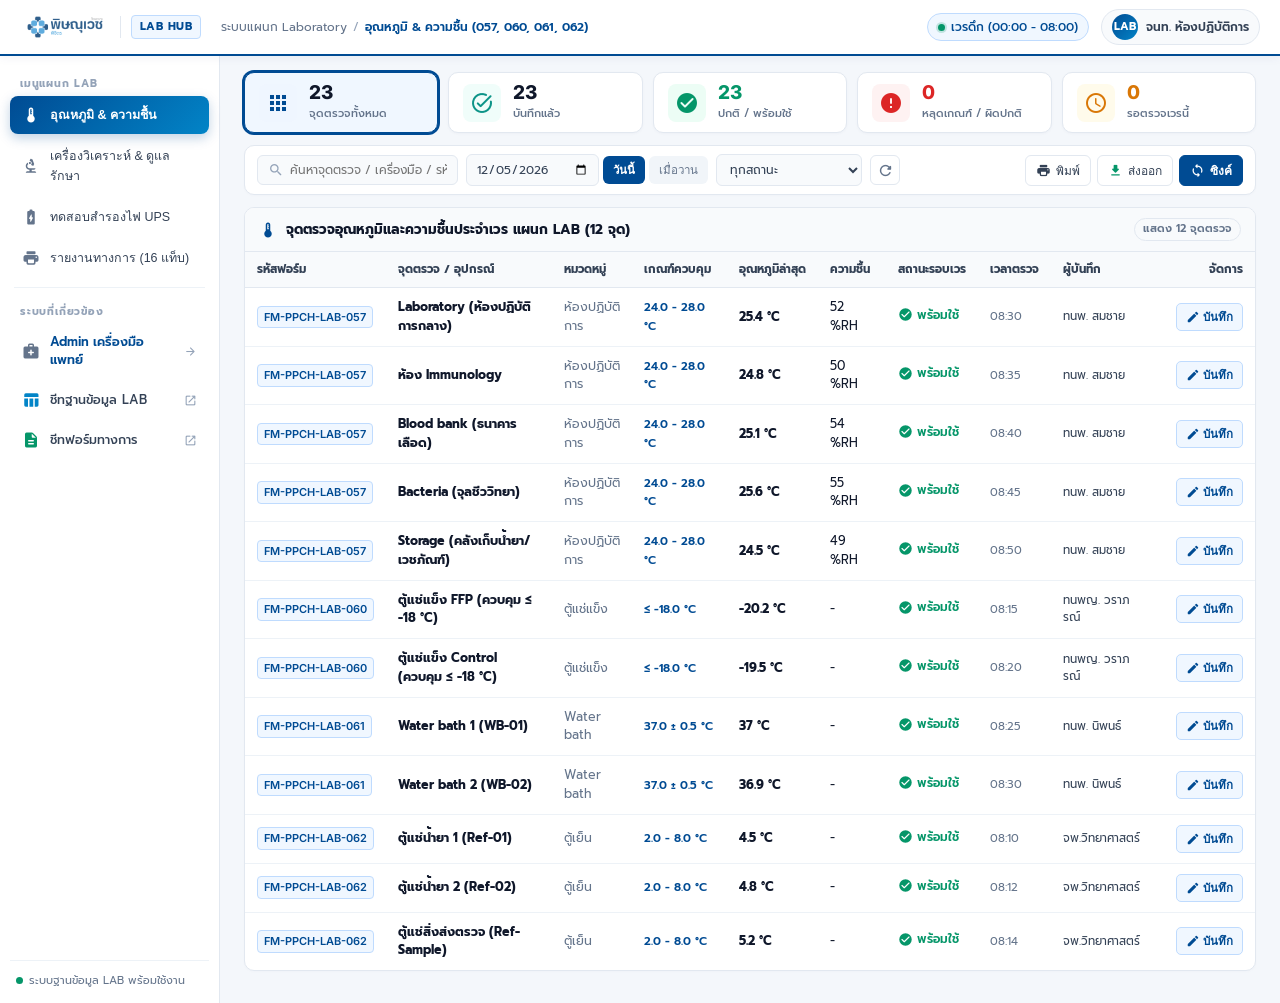
<file: lab.html>
<!DOCTYPE html>
<html lang="th">
<head>
  <meta charset="UTF-8">
  <meta name="viewport" content="width=device-width, initial-scale=1.0">
  <title>PPCH Laboratory Tracking System (LAB Hub) | โรงพยาบาลพิษณุเวช</title>
  <link rel="preconnect" href="https://fonts.googleapis.com">
  <link rel="preconnect" href="https://fonts.gstatic.com" crossorigin>
  <link href="https://fonts.googleapis.com/css2?family=Prompt:ital,wght@0,300;0,400;0,500;0,600;0,700;0,800;1,400&family=Inter:wght@400;500;600;700&display=swap" rel="stylesheet">
  <link href="https://fonts.googleapis.com/icon?family=Material+Icons+Round" rel="stylesheet">
  <style>
    /* ==================== PPCH DEEP ROYAL BLUE & CRISP WHITE THEME ==================== */
    :root {
      --royal-dark: #002e6e;
      --royal-blue: #004b93;
      --royal-hover: #003a73;
      --royal-light: #0284c7;
      --royal-subtle: #f0f7ff;
      --royal-glow: rgba(0, 75, 147, 0.16);

      --canvas-bg: #f4f7fb;
      --surface-white: #ffffff;
      --border-main: #e2e8f0;
      --border-subtle: #edf2f7;
      --border-focus: #004b93;
      --border-blue-soft: #bfdbfe;

      --text-main: #0f172a;
      --text-body: #334155;
      --text-muted: #64748b;
      --text-light: #94a3b8;

      --green-ready: #059669;
      --green-bg: #ecfdf5;
      --green-border: #a7f3d0;

      --amber-pending: #d97706;
      --amber-bg: #fffbeb;
      --amber-border: #fde68a;

      --red-abnormal: #dc2626;
      --red-bg: #fef2f2;
      --red-border: #fecaca;

      --font-sans: 'Prompt', -apple-system, BlinkMacSystemFont, sans-serif;
      --font-mono: 'Inter', monospace;
    }

    * { box-sizing: border-box; margin: 0; padding: 0; }

    body {
      background-color: var(--canvas-bg);
      color: var(--text-main);
      font-family: var(--font-sans);
      font-size: 13px;
      line-height: 1.5;
      -webkit-font-smoothing: antialiased;
      overflow-x: hidden;
    }

    .app-wrapper {
      display: flex;
      flex-direction: column;
      min-height: 100vh;
    }

    /* ==================== PHITSANUVEJ CSS MEDICAL CROSS LOADER ==================== */
    #pageLoader {
      position: fixed;
      inset: 0;
      background: rgba(244, 247, 251, 0.95);
      backdrop-filter: blur(8px);
      display: flex;
      align-items: center;
      justify-content: center;
      z-index: 9999;
      transition: opacity 0.3s ease, visibility 0.3s ease;
    }
    #pageLoader.hidden {
      opacity: 0;
      visibility: hidden;
      pointer-events: none;
    }

    .loader-card {
      background: #ffffff;
      border: 1px solid #e2e8f0;
      border-radius: 20px;
      padding: 38px 46px;
      text-align: center;
      box-shadow: 0 20px 40px rgba(0, 46, 110, 0.08);
      min-width: 290px;
      animation: loaderPop 0.4s cubic-bezier(0.16, 1, 0.3, 1) forwards;
    }

    .css-logo-loader {
      position: relative;
      width: 80px;
      height: 80px;
      margin: 10px auto 30px;
      transform: scale(1.4);
      transform-origin: center;
    }

    .logo-petal {
      position: absolute;
      animation: loadingPulse 1.6s ease-in-out infinite;
      will-change: transform, opacity;
    }

    .logo-petal.outer {
      background: #1e5387;
      border-radius: 6px;
    }

    .logo-petal.inner {
      background: #5faee3;
      border-radius: 5px;
    }

    .logo-petal.outer.top {
      top: 0px; left: 30px; width: 20px; height: 24px;
      animation-delay: 0s;
    }
    .logo-petal.inner.top-right {
      top: 14px; right: 14px; width: 20px; height: 20px;
      animation-delay: 0.2s;
    }
    .logo-petal.outer.right {
      top: 30px; right: 0px; width: 24px; height: 20px;
      animation-delay: 0.4s;
    }
    .logo-petal.inner.bottom-right {
      bottom: 14px; right: 14px; width: 20px; height: 20px;
      animation-delay: 0.6s;
    }
    .logo-petal.outer.bottom {
      bottom: 0px; left: 30px; width: 20px; height: 24px;
      animation-delay: 0.8s;
    }
    .logo-petal.inner.bottom-left {
      bottom: 14px; left: 14px; width: 20px; height: 20px;
      animation-delay: 1.0s;
    }
    .logo-petal.outer.left {
      top: 30px; left: 0px; width: 24px; height: 20px;
      animation-delay: 1.2s;
    }
    .logo-petal.inner.top-left {
      top: 14px; left: 14px; width: 20px; height: 20px;
      animation-delay: 1.4s;
    }

    @keyframes loadingPulse {
      0%, 100% {
        transform: scale(1);
        opacity: 0.35;
      }
      50% {
        transform: scale(1.15);
        opacity: 1;
        filter: drop-shadow(0 0 6px rgba(95, 174, 227, 0.8));
      }
    }

    @keyframes loaderPop {
      0% { opacity: 0; transform: scale(0.9); }
      100% { opacity: 1; transform: scale(1); }
    }

    /* ==================== 1. TOP HEADER ==================== */
    .app-topbar {
      height: 56px;
      background: #ffffff;
      border-bottom: 2px solid var(--royal-blue);
      display: flex;
      align-items: center;
      justify-content: space-between;
      padding: 0 20px;
      position: sticky;
      top: 0;
      z-index: 100;
      box-shadow: 0 2px 10px rgba(0, 46, 110, 0.05);
    }

    .topbar-left {
      display: flex;
      align-items: center;
      gap: 14px;
    }

    .topbar-brand {
      display: flex;
      align-items: center;
      gap: 10px;
      text-decoration: none;
    }

    .brand-logo-img {
      height: 36px;
      width: auto;
      object-fit: contain;
    }

    .brand-divider {
      width: 1px;
      height: 22px;
      background: var(--border-main);
    }

    .brand-badge-pill {
      font-size: 11px;
      font-weight: 700;
      color: var(--royal-blue);
      background: var(--royal-subtle);
      border: 1px solid var(--border-blue-soft);
      padding: 3px 8px;
      border-radius: 4px;
      letter-spacing: 0.5px;
    }

    .topbar-breadcrumbs {
      display: flex;
      align-items: center;
      gap: 6px;
      font-size: 12px;
      margin-left: 6px;
    }
    .bread-parent { color: var(--text-muted); }
    .bread-sep { color: var(--text-light); }
    .bread-current {
      color: var(--royal-blue);
      font-weight: 600;
    }

    .topbar-right {
      display: flex;
      align-items: center;
      gap: 12px;
    }

    .status-realtime-badge {
      display: flex;
      align-items: center;
      gap: 6px;
      font-size: 12px;
      font-weight: 500;
      color: var(--royal-blue);
      background: var(--royal-subtle);
      border: 1px solid var(--border-blue-soft);
      padding: 4px 10px;
      border-radius: 9999px;
    }
    .pulse-indicator-dot {
      width: 7px;
      height: 7px;
      border-radius: 50%;
      background: var(--green-ready);
      box-shadow: 0 0 0 2px rgba(5, 150, 105, 0.2);
      animation: pulse-dot 1.8s infinite;
    }

    @keyframes pulse-dot {
      0%, 100% { transform: scale(1); opacity: 1; }
      50% { transform: scale(1.3); opacity: 0.7; }
    }

    .admin-profile-pill {
      display: flex;
      align-items: center;
      gap: 8px;
      padding: 4px 10px;
      border-radius: 9999px;
      background: #f8fafc;
      border: 1px solid var(--border-main);
    }
    .avatar-circle {
      width: 26px;
      height: 26px;
      border-radius: 50%;
      background: linear-gradient(135deg, var(--royal-blue) 0%, var(--royal-light) 100%);
      color: #ffffff;
      font-size: 11px;
      font-weight: 700;
      display: flex;
      align-items: center;
      justify-content: center;
    }
    .admin-label {
      font-size: 12px;
      font-weight: 600;
      color: var(--text-body);
    }

    /* ==================== 2. BODY LAYOUT (SIDEBAR + MAIN) ==================== */
    .app-layout-body {
      display: flex;
      flex: 1;
      min-height: calc(100vh - 56px);
    }

    /* Lean Left Sidebar */
    .app-sidebar {
      width: 220px;
      background: #ffffff;
      border-right: 1px solid var(--border-main);
      padding: 14px 10px;
      display: flex;
      flex-direction: column;
      flex-shrink: 0;
    }

    .sidebar-section-title {
      font-size: 10.5px;
      font-weight: 700;
      color: var(--text-light);
      text-transform: uppercase;
      letter-spacing: 0.8px;
      padding: 6px 10px 4px 10px;
    }

    .sidebar-nav {
      display: flex;
      flex-direction: column;
      gap: 3px;
    }

    .nav-btn {
      display: flex;
      align-items: center;
      gap: 10px;
      padding: 9px 12px;
      border-radius: 8px;
      font-size: 12.5px;
      font-weight: 500;
      color: var(--text-body);
      text-decoration: none;
      background: transparent;
      border: none;
      width: 100%;
      text-align: left;
      cursor: pointer;
      transition: all 0.15s cubic-bezier(0.16, 1, 0.3, 1);
    }
    .nav-btn:hover {
      background: var(--royal-subtle);
      color: var(--royal-blue);
      transform: translateX(2px);
    }
    .nav-btn.active {
      background: linear-gradient(135deg, var(--royal-blue) 0%, var(--royal-light) 100%) !important;
      color: #ffffff !important;
      font-weight: 600 !important;
      box-shadow: 0 4px 12px rgba(0, 75, 147, 0.25);
    }
    .nav-btn .material-icons-round {
      font-size: 18px;
      color: var(--text-muted);
      transition: color 0.15s;
    }
    .nav-btn:hover .material-icons-round {
      color: var(--royal-blue);
    }
    .nav-btn.active .material-icons-round {
      color: #ffffff;
    }

    .nav-btn-ext {
      color: var(--royal-blue);
      font-weight: 600;
    }
    .nav-ext-icon {
      margin-left: auto;
      font-size: 13px !important;
      color: var(--text-light) !important;
    }

    .sidebar-divider {
      height: 1px;
      background: var(--border-subtle);
      margin: 10px 4px;
    }

    .sidebar-bottom-status {
      margin-top: auto;
      padding-top: 12px;
      border-top: 1px solid var(--border-subtle);
      display: flex;
      align-items: center;
      gap: 6px;
      font-size: 11px;
      color: var(--text-muted);
      padding-left: 6px;
    }
    .sync-dot-live {
      width: 7px;
      height: 7px;
      border-radius: 50%;
      background: var(--green-ready);
      flex-shrink: 0;
    }

    /* ==================== 3. MAIN WORKSTATION ==================== */
    .app-main-content {
      flex: 1;
      padding: 16px 24px;
      overflow-y: auto;
      max-width: calc(100% - 220px);
    }

    /* Clickable KPI Strip 5 */
    .kpi-strip-5 {
      display: grid;
      grid-template-columns: repeat(5, minmax(0, 1fr));
      gap: 10px;
      margin-bottom: 12px;
      width: 100%;
    }
    @media (max-width: 1100px) {
      .kpi-strip-5 { grid-template-columns: repeat(3, minmax(0, 1fr)); }
    }
    @media (max-width: 640px) {
      .kpi-strip-5 { grid-template-columns: 1fr; }
    }

    .kpi-card {
      background: #ffffff;
      border: 1px solid var(--border-main);
      border-radius: 10px;
      padding: 10px 14px;
      display: flex;
      align-items: center;
      gap: 12px;
      box-shadow: 0 1px 3px rgba(0, 46, 110, 0.03);
      cursor: pointer;
      user-select: none;
      transition: all 0.18s cubic-bezier(0.16, 1, 0.3, 1);
    }
    .kpi-card:hover {
      transform: translateY(-2px);
      border-color: #93c5fd;
      box-shadow: 0 6px 16px rgba(0, 75, 147, 0.08);
    }
    .kpi-card.active-kpi {
      border-color: var(--royal-blue);
      box-shadow: 0 0 0 2px var(--royal-blue);
      background: var(--royal-subtle);
    }

    .kpi-icon-box {
      width: 38px;
      height: 38px;
      border-radius: 8px;
      display: flex;
      align-items: center;
      justify-content: center;
      font-size: 19px;
      flex-shrink: 0;
    }
    .kpi-icon-blue { background: #eff6ff; color: var(--royal-blue); }
    .kpi-icon-teal { background: #f0fdfa; color: #0d9488; }
    .kpi-icon-green { background: #ecfdf5; color: var(--green-ready); }
    .kpi-icon-red { background: #fef2f2; color: var(--red-abnormal); }
    .kpi-icon-amber { background: #fffbeb; color: var(--amber-pending); }

    .kpi-val {
      font-size: 19px;
      font-weight: 800;
      color: var(--text-main);
      line-height: 1.1;
      font-family: var(--font-mono);
    }
    .kpi-label {
      font-size: 11px;
      font-weight: 500;
      color: var(--text-muted);
      margin-top: 2px;
    }

    /* On-Page Filter Bar */
    .page-filter-bar {
      background: #ffffff;
      border: 1px solid var(--border-main);
      border-radius: 10px;
      padding: 8px 12px;
      display: flex;
      align-items: center;
      justify-content: space-between;
      gap: 10px;
      margin-bottom: 12px;
      box-shadow: 0 1px 3px rgba(0, 46, 110, 0.02);
      flex-wrap: wrap;
    }

    .filter-left-controls {
      display: flex;
      align-items: center;
      gap: 8px;
      flex-wrap: wrap;
      flex: 1;
    }

    .search-input-box {
      display: flex;
      align-items: center;
      gap: 6px;
      background: #f8fafc;
      border: 1px solid var(--border-main);
      border-radius: 6px;
      padding: 5px 10px;
      min-width: 200px;
      transition: all 0.15s;
    }
    .search-input-box:focus-within {
      background: #ffffff;
      border-color: var(--royal-blue);
      box-shadow: 0 0 0 2px rgba(0, 75, 147, 0.12);
    }
    .search-input-box .material-icons-round {
      font-size: 16px;
      color: var(--text-light);
    }
    .search-input-box input {
      border: none;
      background: transparent;
      outline: none;
      font-family: inherit;
      font-size: 12px;
      color: var(--text-main);
      width: 100%;
    }

    .filter-date-group {
      display: flex;
      align-items: center;
      gap: 4px;
    }

    .filter-input {
      background: #f8fafc;
      border: 1px solid var(--border-main);
      border-radius: 6px;
      padding: 5px 9px;
      font-family: inherit;
      font-size: 12px;
      color: var(--text-body);
      outline: none;
      transition: all 0.15s;
    }
    .filter-input:focus {
      background: #ffffff;
      border-color: var(--royal-blue);
      box-shadow: 0 0 0 2px rgba(0, 75, 147, 0.12);
    }

    .btn-pill-date {
      padding: 4px 9px;
      border-radius: 6px;
      font-size: 11.5px;
      font-weight: 500;
      color: var(--text-muted);
      background: #f1f5f9;
      border: 1px solid transparent;
      cursor: pointer;
      transition: all 0.15s;
    }
    .btn-pill-date:hover {
      background: #e2e8f0;
      color: var(--text-main);
    }
    .btn-pill-date.active {
      background: var(--royal-blue);
      color: #ffffff;
      font-weight: 600;
    }

    .btn-reset-ghost {
      display: flex;
      align-items: center;
      justify-content: center;
      width: 30px;
      height: 30px;
      border-radius: 6px;
      border: 1px solid var(--border-main);
      background: #ffffff;
      color: var(--text-muted);
      cursor: pointer;
      transition: all 0.15s;
    }
    .btn-reset-ghost:hover {
      background: #f1f5f9;
      color: var(--royal-blue);
    }

    .filter-right-tools {
      display: flex;
      align-items: center;
      gap: 6px;
    }

    .btn-tool {
      display: inline-flex;
      align-items: center;
      gap: 5px;
      padding: 5px 10px;
      border-radius: 6px;
      font-size: 12px;
      font-weight: 500;
      color: var(--text-body);
      background: #ffffff;
      border: 1px solid var(--border-main);
      cursor: pointer;
      transition: all 0.15s;
      text-decoration: none;
    }
    .btn-tool:hover {
      background: var(--royal-subtle);
      border-color: var(--border-blue-soft);
      color: var(--royal-blue);
    }

    .btn-tool-primary {
      background: var(--royal-blue);
      color: #ffffff;
      border-color: var(--royal-blue);
      font-weight: 600;
    }
    .btn-tool-primary:hover {
      background: var(--royal-hover);
      color: #ffffff;
    }

    /* Out of Range Alert Strip */
    .alert-banner-strip {
      background: #fff1f2;
      border: 1px solid #fecdd3;
      border-radius: 8px;
      padding: 8px 14px;
      margin-bottom: 12px;
      display: flex;
      align-items: center;
      justify-content: space-between;
      color: #9f1239;
      font-size: 12.5px;
    }

    /* Content Panel & Tables */
    .content-panel {
      background: #ffffff;
      border: 1px solid var(--border-main);
      border-radius: 10px;
      box-shadow: 0 1px 3px rgba(0, 46, 110, 0.02);
      overflow: hidden;
      margin-bottom: 16px;
    }

    .panel-header {
      padding: 10px 14px;
      background: #f8fafc;
      border-bottom: 1px solid var(--border-main);
      display: flex;
      align-items: center;
      justify-content: space-between;
      flex-wrap: wrap;
      gap: 8px;
    }
    .panel-title {
      font-size: 13.5px;
      font-weight: 700;
      color: var(--text-main);
    }
    .panel-badge {
      font-size: 11px;
      font-weight: 600;
      padding: 2px 8px;
      border-radius: 9999px;
      border: 1px solid var(--border-main);
      color: var(--text-muted);
    }

    .device-table {
      width: 100%;
      border-collapse: collapse;
      text-align: left;
    }
    .device-table th {
      background: #f8fafc;
      color: var(--text-body);
      font-size: 11.5px;
      font-weight: 700;
      padding: 9px 12px;
      border-bottom: 1px solid var(--border-main);
      white-space: nowrap;
    }
    .device-table td {
      padding: 10px 12px;
      border-bottom: 1px solid var(--border-subtle);
      font-size: 12.5px;
      color: var(--text-main);
      vertical-align: middle;
      transition: background 0.1s;
    }
    .device-table tbody tr:hover td {
      background: #f8fafc;
    }
    .device-table tbody tr:last-child td {
      border-bottom: none;
    }

    .asset-code-clean {
      display: inline-block;
      font-family: var(--font-mono);
      font-size: 11px;
      font-weight: 600;
      color: var(--royal-blue);
      background: var(--royal-subtle);
      border: 1px solid var(--border-blue-soft);
      padding: 2px 6px;
      border-radius: 4px;
      white-space: nowrap;
    }

    .badge-status {
      display: inline-flex;
      align-items: center;
      gap: 4px;
      font-size: 12px;
      font-weight: 600;
      white-space: nowrap;
    }
    .badge-status-ready { color: var(--green-ready); }
    .badge-status-pending { color: var(--amber-pending); }
    .badge-status-abnormal { color: var(--red-abnormal); }

    .btn-action-eval {
      display: inline-flex;
      align-items: center;
      gap: 3px;
      padding: 4px 9px;
      border-radius: 5px;
      font-size: 11.5px;
      font-weight: 600;
      color: var(--royal-blue);
      background: var(--royal-subtle);
      border: 1px solid var(--border-blue-soft);
      cursor: pointer;
      transition: all 0.15s;
    }
    .btn-action-eval:hover {
      background: #dbeafe;
    }

    /* Modal Styling */
    .modal-overlay {
      position: fixed;
      inset: 0;
      background: rgba(15, 23, 42, 0.45);
      backdrop-filter: blur(4px);
      display: flex;
      align-items: center;
      justify-content: center;
      z-index: 1000;
      opacity: 1;
      visibility: visible;
      transition: all 0.2s;
    }
    .modal-overlay.hidden {
      opacity: 0;
      visibility: hidden;
      pointer-events: none;
    }
    .modal-box {
      background: #ffffff;
      border-radius: 16px;
      box-shadow: 0 20px 40px rgba(0, 46, 110, 0.16);
      border: 1px solid var(--border-main);
      max-width: 480px;
      width: 90%;
      overflow: hidden;
      animation: loaderPop 0.3s cubic-bezier(0.16, 1, 0.3, 1) forwards;
    }

    .modal-header {
      padding: 14px 18px;
      background: #ffffff;
      border-bottom: 1px solid var(--border-main);
      display: flex;
      align-items: center;
      justify-content: space-between;
    }
    .modal-header h3 {
      font-size: 15px;
      font-weight: 700;
      color: var(--royal-blue);
      display: flex;
      align-items: center;
      gap: 8px;
    }
    .btn-close-modal {
      background: transparent;
      border: none;
      color: var(--text-muted);
      cursor: pointer;
      font-size: 20px;
      line-height: 1;
      border-radius: 6px;
      padding: 2px;
    }
    .btn-close-modal:hover { color: var(--red-abnormal); background: #fef2f2; }

    .modal-body {
      padding: 18px;
      display: flex;
      flex-direction: column;
      gap: 12px;
    }
    .modal-form-group label {
      display: block;
      font-size: 12px;
      font-weight: 600;
      color: var(--text-body);
      margin-bottom: 5px;
    }
    .modal-input {
      width: 100%;
      padding: 8px 11px;
      border-radius: 6px;
      border: 1px solid var(--border-main);
      font-family: inherit;
      font-size: 13px;
      color: var(--text-main);
      outline: none;
    }
    .modal-input:focus {
      border-color: var(--royal-blue);
      box-shadow: 0 0 0 2px rgba(0, 75, 147, 0.12);
    }

    .temp-feedback-pill {
      display: inline-flex;
      align-items: center;
      gap: 5px;
      padding: 4px 10px;
      border-radius: 6px;
      font-size: 11.5px;
      font-weight: 700;
      margin-top: 4px;
    }

    .modal-footer {
      padding: 12px 18px;
      background: #f8fafc;
      border-top: 1px solid var(--border-main);
      display: flex;
      align-items: center;
      justify-content: flex-end;
      gap: 8px;
    }

    /* Official Form Paper Simulation */
    .paper-sheet {
      background: #ffffff;
      border: 1px solid #94a3b8;
      box-shadow: 0 4px 20px rgba(0, 0, 0, 0.08);
      padding: 24px;
      margin: 0 auto;
      max-width: 100%;
      overflow-x: auto;
      font-family: 'Prompt', 'Sarabun', sans-serif;
    }
    .paper-header {
      text-align: center;
      margin-bottom: 14px;
    }
    .paper-header h3 {
      font-size: 17px;
      font-weight: 700;
      color: #000000;
      margin-bottom: 3px;
    }
    .paper-header .sub {
      font-size: 12px;
      font-weight: 600;
      color: #334155;
    }

    /* Print View */
    @media print {
      body { background: #ffffff !important; }
      .app-topbar, .app-sidebar, .page-filter-bar, .kpi-strip-5, #pageLoader, .btn-action-col, .no-print {
        display: none !important;
      }
      .app-main-content { max-width: 100% !important; padding: 0 !important; }
      .content-panel { border: 1px solid #cbd5e1 !important; box-shadow: none !important; }
      .paper-sheet { border: none !important; box-shadow: none !important; padding: 0 !important; }
    }
  </style>
</head>
<body>

  <!-- Loading Screen (Phitsanuvej Medical Cross Petals Style) -->
  <div id="pageLoader">
    <div class="loader-card">
      <div class="css-logo-loader">
        <div class="logo-petal outer top"></div>
        <div class="logo-petal inner top-right"></div>
        <div class="logo-petal outer right"></div>
        <div class="logo-petal inner bottom-right"></div>
        <div class="logo-petal outer bottom"></div>
        <div class="logo-petal inner bottom-left"></div>
        <div class="logo-petal outer left"></div>
        <div class="logo-petal inner top-left"></div>
      </div>
      <div style="margin-top: 14px;">
        <div style="font-size: 16px; font-weight: 700; color: #004b93; margin-bottom: 4px;">
          ระบบแผนก Laboratory (LAB Hub)
        </div>
        <div style="font-size: 12px; font-weight: 500; color: #64748b;">
          โรงพยาบาลพิษณุเวช พิจิตร
        </div>
      </div>
    </div>
  </div>

  <div class="app-wrapper">

    <!-- 1. Top Header -->
    <header class="app-topbar no-print">
      <div class="topbar-left">
        <a href="lab.html" class="topbar-brand" title="PPCH Laboratory Tracking System">
          <img src="logo.png" alt="โรงพยาบาลพิษณุเวช" class="brand-logo-img">
          <div class="brand-divider"></div>
          <div class="brand-badge-pill">LAB HUB</div>
        </a>
        <div class="topbar-breadcrumbs">
          <span class="bread-parent">ระบบแผนก Laboratory</span>
          <span class="bread-sep">/</span>
          <span class="bread-current" id="breadCurrent">อุณหภูมิ & ความชื้น (057, 060, 061, 062)</span>
        </div>
      </div>

      <div class="topbar-right">
        <div class="status-realtime-badge">
          <span class="pulse-indicator-dot"></span>
          <span id="topShiftText">เวรเช้า (08:00 - 16:00)</span>
        </div>
        <div class="admin-profile-pill">
          <div class="avatar-circle">LAB</div>
          <span class="admin-label">จนท. ห้องปฏิบัติการ</span>
        </div>
      </div>
    </header>

    <!-- 2. Body Layout -->
    <div class="app-layout-body">

      <!-- Left Sidebar -->
      <aside class="app-sidebar no-print">
        <div class="sidebar-section-title">เมนูแผนก LAB</div>
        <nav class="sidebar-nav">
          <button onclick="switchView('temp')" id="navBtn_temp" class="nav-btn active">
            <span class="material-icons-round">thermostat</span>
            <span>อุณหภูมิ & ความชื้น</span>
          </button>
          <button onclick="switchView('maint')" id="navBtn_maint" class="nav-btn">
            <span class="material-icons-round">biotech</span>
            <span>เครื่องวิเคราะห์ & ดูแลรักษา</span>
          </button>
          <button onclick="switchView('ups')" id="navBtn_ups" class="nav-btn">
            <span class="material-icons-round">battery_charging_full</span>
            <span>ทดสอบสำรองไฟ UPS</span>
          </button>
          <button onclick="switchView('reports')" id="navBtn_reports" class="nav-btn">
            <span class="material-icons-round">print</span>
            <span>รายงานทางการ (16 แท็บ)</span>
          </button>
        </nav>

        <div class="sidebar-divider"></div>

        <div class="sidebar-section-title">ระบบที่เกี่ยวข้อง</div>
        <nav class="sidebar-nav">
          <a href="admin.html" class="nav-btn nav-btn-ext" title="กลับหน้าระบบเครื่องมือแพทย์ส่วนกลาง">
            <span class="material-icons-round">medical_services</span>
            <span>Admin เครื่องมือแพทย์</span>
            <span class="material-icons-round nav-ext-icon">arrow_forward</span>
          </a>
          <a href="https://docs.google.com/spreadsheets/d/1pP-f9f8yFabsENOB8VttfLu01hG8q-PG3rJHV-vqgzQ/edit" target="_blank" class="nav-btn" title="เปิดดู Google Sheet ฐานข้อมูล LAB">
            <span class="material-icons-round" style="color: #0284c7;">table_chart</span>
            <span>ชีทฐานข้อมูล LAB</span>
            <span class="material-icons-round nav-ext-icon">open_in_new</span>
          </a>
          <a href="https://docs.google.com/spreadsheets/d/17QRxD2Niog4SIrXbeWDa-_NVwuRlZZy8W7MqIbJrOzs/edit" target="_blank" class="nav-btn" title="เปิดดู Google Sheet ฟอร์มทางการ 16 แท็บ">
            <span class="material-icons-round" style="color: #059669;">description</span>
            <span>ชีทฟอร์มทางการ</span>
            <span class="material-icons-round nav-ext-icon">open_in_new</span>
          </a>
        </nav>

        <div class="sidebar-bottom-status">
          <span class="sync-dot-live"></span>
          <span>ระบบฐานข้อมูล LAB พร้อมใช้งาน</span>
        </div>
      </aside>

      <!-- Main Workstation -->
      <main class="app-main-content">

        <!-- Clickable KPI Strip (5 Cards) -->
        <div class="kpi-strip-5 no-print">
          <div class="kpi-card active-kpi" id="kpiCard_all" onclick="setKpiFilter('all')">
            <div class="kpi-icon-box kpi-icon-blue">
              <span class="material-icons-round">apps</span>
            </div>
            <div>
              <div class="kpi-val" id="kpiTotal">16</div>
              <div class="kpi-label">จุดตรวจทั้งหมด</div>
            </div>
          </div>

          <div class="kpi-card" id="kpiCard_recorded" onclick="setKpiFilter('recorded')">
            <div class="kpi-icon-box kpi-icon-teal">
              <span class="material-icons-round">task_alt</span>
            </div>
            <div>
              <div class="kpi-val" id="kpiRecorded">0</div>
              <div class="kpi-label">บันทึกแล้ว</div>
            </div>
          </div>

          <div class="kpi-card" id="kpiCard_ready" onclick="setKpiFilter('ready')">
            <div class="kpi-icon-box kpi-icon-green">
              <span class="material-icons-round">check_circle</span>
            </div>
            <div>
              <div class="kpi-val" id="kpiReady" style="color: var(--green-ready);">0</div>
              <div class="kpi-label">ปกติ / พร้อมใช้</div>
            </div>
          </div>

          <div class="kpi-card" id="kpiCard_abnormal" onclick="setKpiFilter('abnormal')">
            <div class="kpi-icon-box kpi-icon-red">
              <span class="material-icons-round">error</span>
            </div>
            <div>
              <div class="kpi-val" id="kpiAbnormal" style="color: var(--red-abnormal);">0</div>
              <div class="kpi-label">หลุดเกณฑ์ / ผิดปกติ</div>
            </div>
          </div>

          <div class="kpi-card" id="kpiCard_pending" onclick="setKpiFilter('pending')">
            <div class="kpi-icon-box kpi-icon-amber">
              <span class="material-icons-round">schedule</span>
            </div>
            <div>
              <div class="kpi-val" id="kpiPending" style="color: var(--amber-pending);">16</div>
              <div class="kpi-label">รอตรวจเวรนี้</div>
            </div>
          </div>
        </div>

        <!-- Out of Range Alert (if any abnormal points found) -->
        <div id="alertBannerStrip" class="alert-banner-strip no-print" style="display: none;">
          <div style="display: flex; align-items: center; gap: 8px;">
            <span class="material-icons-round" style="color: var(--red-abnormal); font-size: 20px;">warning</span>
            <span><strong>แจ้งเตือน:</strong> พบจุดตรวจอุณหภูมิหลุดจากเกณฑ์มาตรฐาน กรุณาตรวจสอบระบบทำความเย็นและบันทึกการแก้ไขทันที</span>
          </div>
          <button onclick="document.getElementById('alertBannerStrip').style.display='none'" style="background: transparent; border: none; color: inherit; cursor: pointer; font-size: 16px;">✕</button>
        </div>

        <!-- On-Page Filter Bar -->
        <div class="page-filter-bar no-print">
          <div class="filter-left-controls">
            <div class="search-input-box">
              <span class="material-icons-round">search</span>
              <input type="text" id="filterSearch" placeholder="ค้นหาจุดตรวจ / เครื่องมือ / รหัสแบบฟอร์ม..." oninput="applyFilters()">
            </div>

            <div class="filter-date-group">
              <input type="date" id="filterDate" class="filter-input" onchange="applyFilters()">
              <button onclick="setDateToday()" class="btn-pill-date active" id="btnDateToday">วันนี้</button>
              <button onclick="setDateYesterday()" class="btn-pill-date" id="btnDateYesterday">เมื่อวาน</button>
            </div>

            <select id="filterStatus" class="filter-input" onchange="applyFilters()">
              <option value="all">ทุกสถานะ</option>
              <option value="ready">พร้อมใช้ (ปกติ)</option>
              <option value="abnormal">หลุดเกณฑ์ (ผิดปกติ)</option>
              <option value="pending">รอตรวจเวรนี้</option>
            </select>

            <button onclick="resetFilters()" class="btn-reset-ghost" title="ล้างตัวกรองทั้งหมด">
              <span class="material-icons-round" style="font-size: 17px;">refresh</span>
            </button>
          </div>

          <div class="filter-right-tools">
            <button onclick="window.print()" class="btn-tool" title="พิมพ์รายงาน">
              <span class="material-icons-round" style="font-size: 15px;">print</span>
              <span>พิมพ์</span>
            </button>
            <button onclick="exportCsv()" class="btn-tool" title="ส่งออกข้อมูลเป็น CSV">
              <span class="material-icons-round" style="font-size: 15px; color: var(--green-ready);">file_download</span>
              <span>ส่งออก</span>
            </button>
            <button onclick="loadOverviewData()" class="btn-tool btn-tool-primary" title="ซิงค์ข้อมูลล่าสุดกับ Google Sheets">
              <span class="material-icons-round" style="font-size: 15px;">sync</span>
              <span>ซิงค์</span>
            </button>
          </div>
        </div>

        <!-- SUB-VIEW 1: อุณหภูมิและความชื้นประจำเวร (057, 060, 061, 062) -->
        <section id="view_temp" class="content-panel">
          <div class="panel-header">
            <div class="panel-title">
              <span class="material-icons-round" style="vertical-align: middle; font-size: 18px; color: var(--royal-blue); margin-right: 4px;">thermostat</span>
              จุดตรวจอุณหภูมิและความชื้นประจำเวร แผนก LAB (12 จุด)
            </div>
            <div class="panel-badge" id="lblCountTemp">แสดง 12 จุดตรวจ</div>
          </div>
          <div style="overflow-x: auto;">
            <table class="device-table">
              <thead>
                <tr>
                  <th style="width: 130px;">รหัสฟอร์ม</th>
                  <th>จุดตรวจ / อุปกรณ์</th>
                  <th>หมวดหมู่</th>
                  <th>เกณฑ์ควบคุม</th>
                  <th>อุณหภูมิล่าสุด</th>
                  <th>ความชื้น</th>
                  <th>สถานะรอบเวร</th>
                  <th>เวลาตรวจ</th>
                  <th>ผู้บันทึก</th>
                  <th style="text-align: right; width: 100px;">จัดการ</th>
                </tr>
              </thead>
              <tbody id="tableBody_temp">
                <!-- Rendered by JS -->
              </tbody>
            </table>
          </div>
        </section>

        <!-- SUB-VIEW 2: เครื่องมือวิเคราะห์ & บำรุงรักษา (049, 091, 099) -->
        <section id="view_maint" class="content-panel" style="display: none;">
          <div class="panel-header">
            <div class="panel-title">
              <span class="material-icons-round" style="vertical-align: middle; font-size: 18px; color: var(--royal-blue); margin-right: 4px;">biotech</span>
              เครื่องวิเคราะห์และบำรุงรักษาประจำวัน แผนก LAB (5 เครื่อง)
            </div>
            <div class="panel-badge" id="lblCountMaint">แสดง 5 รายการ</div>
          </div>
          <div style="overflow-x: auto;">
            <table class="device-table">
              <thead>
                <tr>
                  <th style="width: 140px;">รหัสฟอร์ม</th>
                  <th>เครื่องมือ / อุปกรณ์</th>
                  <th>หัวข้อการตรวจสอบความพร้อม</th>
                  <th>เกณฑ์มาตรฐาน</th>
                  <th>สถานะ</th>
                  <th>เวลาตรวจ</th>
                  <th>ผู้บันทึก</th>
                  <th style="text-align: right; width: 100px;">จัดการ</th>
                </tr>
              </thead>
              <tbody id="tableBody_maint">
                <!-- Rendered by JS -->
              </tbody>
            </table>
          </div>
        </section>

        <!-- SUB-VIEW 3: ทดสอบเครื่องสำรองไฟ UPS (019) -->
        <section id="view_ups" class="content-panel" style="display: none;">
          <div class="panel-header">
            <div class="panel-title">
              <span class="material-icons-round" style="vertical-align: middle; font-size: 18px; color: var(--royal-blue); margin-right: 4px;">battery_charging_full</span>
              FM-PPCH-LAB-019 • บันทึกการทดสอบเครื่องสำรองไฟ UPS แผนก Lab (6 เครื่อง)
            </div>
            <div class="panel-badge" id="lblCountUps">แสดง 6 เครื่อง</div>
          </div>
          <div style="overflow-x: auto;">
            <table class="device-table">
              <thead>
                <tr>
                  <th style="width: 120px;">รหัส UPS</th>
                  <th>เครื่องสำรองไฟ / จุดติดตั้ง</th>
                  <th>เครื่องมือที่ต่อพ่วง</th>
                  <th>เกณฑ์สำรองไฟ</th>
                  <th>เวลาสำรองไฟจริง</th>
                  <th>สถานะ</th>
                  <th>รอบทดสอบ</th>
                  <th>ผู้ตรวจ</th>
                  <th style="text-align: right; width: 100px;">จัดการ</th>
                </tr>
              </thead>
              <tbody id="tableBody_ups">
                <!-- Rendered by JS -->
              </tbody>
            </table>
          </div>
        </section>

        <!-- SUB-VIEW 4: รายงานและพิมพ์ตามฟอร์มทางการ (16 แท็บ A4) -->
        <section id="view_reports" class="content-panel" style="display: none;">
          <div class="panel-header">
            <div class="panel-title">
              <span class="material-icons-round" style="vertical-align: middle; font-size: 18px; color: var(--royal-blue); margin-right: 4px;">print</span>
              พิมพ์รายงานและจำลองแบบฟอร์มทางการ 100% (Official Forms)
            </div>
            <div class="panel-badge">16 แท็บมาตรฐาน</div>
          </div>

          <div style="padding: 14px 18px; background: #ffffff; border-bottom: 1px solid var(--border-main);" class="no-print">
            <div style="display: flex; align-items: center; justify-content: space-between; flex-wrap: wrap; gap: 12px;">
              <div style="display: flex; align-items: center; gap: 10px; flex-wrap: wrap;">
                <label style="font-size: 12.5px; font-weight: 600;">เลือกแบบฟอร์ม:</label>
                <select id="reportFormSelect" class="filter-input" onchange="renderSelectedReport()" style="min-width: 320px;">
                  <option value="057_lab">FM-PPCH-LAB-057: อุณหภูมิห้องแลป (Laboratory กลาง)</option>
                  <option value="057_immu">FM-PPCH-LAB-057: อุณหภูมิห้องแลป (Immunology)</option>
                  <option value="057_blood">FM-PPCH-LAB-057: อุณหภูมิห้องแลป (Blood Bank)</option>
                  <option value="057_bac">FM-PPCH-LAB-057: อุณหภูมิห้องแลป (Bacteria)</option>
                  <option value="057_store">FM-PPCH-LAB-057: อุณหภูมิห้องแลป (Storage คลังน้ำยา)</option>
                  <option value="060_ffp">FM-PPCH-LAB-060: ตู้แช่แข็ง FFP (≤ -18 °C)</option>
                  <option value="060_ctrl">FM-PPCH-LAB-060: ตู้แช่แข็ง Control (≤ -18 °C)</option>
                  <option value="061_wb1">FM-PPCH-LAB-061: Waterbath 1 (37.0 °C)</option>
                  <option value="061_wb2">FM-PPCH-LAB-061: Waterbath 2 (37.0 °C)</option>
                  <option value="062_r1">FM-PPCH-LAB-062: ตู้เย็นแช่น้ำยา 1 (2-8 °C)</option>
                  <option value="062_r2">FM-PPCH-LAB-062: ตู้เย็นแช่น้ำยา 2 (2-8 °C)</option>
                  <option value="062_rs">FM-PPCH-LAB-062: ตู้เย็นสิ่งส่งตรวจ (2-8 °C)</option>
                  <option value="049">FM-PPCH-LAB-049: Cobas h232 (3 เครื่อง)</option>
                  <option value="091">FM-PPCH-LAB-091: ตู้กรองชีวนิรภัย BSC Class II</option>
                  <option value="099">FM-PPCH-LAB-099: Chemistry Mindray BS600M</option>
                  <option value="019">FM-PPCH-LAB-019: แบตเตอรี่สำรองไฟ UPS (6 ตัว)</option>
                </select>

                <label style="font-size: 12.5px; font-weight: 600; margin-left: 6px;">ประจำเดือน:</label>
                <input type="month" id="reportMonthSelect" class="filter-input" value="2026-10" onchange="renderSelectedReport()">
              </div>

              <div style="display: flex; align-items: center; gap: 8px;">
                <button onclick="window.print()" class="btn-tool btn-tool-primary">
                  <span class="material-icons-round" style="font-size: 15px;">print</span>
                  <span>พิมพ์รายงาน A4</span>
                </button>
                <a id="btnOpenSheetDirect" href="https://docs.google.com/spreadsheets/d/17QRxD2Niog4SIrXbeWDa-_NVwuRlZZy8W7MqIbJrOzs/edit" target="_blank" class="btn-tool" title="เปิดแท็บใน Google Sheets ตรง">
                  <span class="material-icons-round" style="font-size: 15px; color: var(--green-ready);">open_in_new</span>
                  <span>เปิดดูใน Sheet</span>
                </a>
              </div>
            </div>
          </div>

          <!-- Paper Preview Container -->
          <div style="padding: 24px; background: #e2e8f0;">
            <div class="paper-sheet" id="paperSheetContainer">
              <!-- Rendered by JS -->
            </div>
          </div>
        </section>

      </main>
    </div>
  </div>

  <!-- Entry Recording Modal -->
  <div id="entryModal" class="modal-overlay hidden" onclick="if(event.target === this) closeModal()">
    <div class="modal-box">
      <div class="modal-header">
        <h3 id="modalTitle">บันทึกข้อมูลผลการตรวจเช็ค</h3>
        <button class="btn-close-modal" onclick="closeModal()">✕</button>
      </div>
      <div class="modal-body">
        <div class="modal-form-group">
          <label>จุดตรวจ / เครื่องมือ:</label>
          <input type="text" id="modalPointName" class="modal-input" readonly style="background: #f1f5f9; font-weight: 700;">
        </div>

        <div class="modal-form-group" id="grpTemp">
          <label>อุณหภูมิที่วัดได้ (°C):</label>
          <input type="number" step="0.1" id="modalTempInput" class="modal-input" placeholder="เช่น 25.4 หรือ 4.2" oninput="validateTempLive()">
          <div id="tempFeedbackPill" class="temp-feedback-pill" style="display: none;"></div>
        </div>

        <div class="modal-form-group" id="grpHumidity">
          <label>ความชื้นสัมพัทธ์ (%RH):</label>
          <input type="number" step="1" id="modalHumInput" class="modal-input" placeholder="เช่น 55">
        </div>

        <div class="modal-form-group" id="grpChecklist" style="display: none;">
          <label>ผลการตรวจสอบความพร้อม:</label>
          <select id="modalCheckSelect" class="modal-input">
            <option value="pass">✓ ปกติ / พร้อมใช้งานสมบูรณ์</option>
            <option value="fail">✗ พบข้อบกพร่อง / ไม่พร้อมใช้</option>
          </select>
        </div>

        <div class="modal-form-group" id="grpUpsMinutes" style="display: none;">
          <label>ระยะเวลาสำรองไฟจริง (นาที):</label>
          <input type="number" id="modalUpsMinutes" class="modal-input" placeholder="เช่น 25">
        </div>

        <div class="modal-form-group">
          <label>ผู้บันทึกข้อมูล (ชื่อ-สกุล):</label>
          <input type="text" id="modalRecorder" class="modal-input" placeholder="เช่น ทนพ. สมชาย ใจดี">
        </div>

        <div class="modal-form-group" id="grpNote">
          <label>การแก้ไขเมื่อหลุดเกณฑ์ / บันทึกเพิ่มเติม:</label>
          <textarea id="modalNote" class="modal-input" rows="2" placeholder="ระบุการดำเนินการ เช่น แจ้งช่าง, ปรับแอร์, ละลายน้ำแข็ง"></textarea>
        </div>
      </div>
      <div class="modal-footer">
        <button class="btn-tool" onclick="closeModal()">ยกเลิก</button>
        <button class="btn-tool btn-tool-primary" onclick="saveModalEntry()">
          <span class="material-icons-round" style="font-size: 15px;">save</span>
          <span>บันทึกข้อมูล</span>
        </button>
      </div>
    </div>
  </div>

  <script>
    // Configuration
    var GAS_API_URL = 'https://script.google.com/macros/s/AKfycbz8oIgnJWUcji2DaPI8CSBrPd22BFjL9A9Ui9mhamLCkRV7FVYGNWBKYJvZbjq31KE36g/exec';
    var TEMPLATE_SHEET_ID = '17QRxD2Niog4SIrXbeWDa-_NVwuRlZZy8W7MqIbJrOzs';
    
    // GID Mapping for all 16 template tabs
    var TEMPLATE_GIDS = {
      '057_lab': 277489101,
      '057_immu': 173055131,
      '057_blood': 1342589041,
      '057_bac': 1606672685,
      '057_store': 258905921,
      '060_ffp': 921338200,
      '060_ctrl': 1497027243,
      '061_wb1': 1059260834,
      '061_wb2': 1907568417,
      '062_r1': 912841925,
      '062_r2': 412308516,
      '062_rs': 635275572,
      '049': 245344307,
      '091': 386859523,
      '099': 1919890556,
      '019': 949886185
    };

    var currentView = 'temp';
    var activeKpiFilter = 'all';
    var labData = null;
    var activeModalItem = null;
    var activeFormKey = null;

    // Bulletproof Loader Dismissal
    document.addEventListener('DOMContentLoaded', function() {
      try {
        initPage();
      } catch (err) {
        console.error('initPage error:', err);
      } finally {
        setTimeout(hidePageLoader, 350);
      }
    });

    window.addEventListener('load', function() {
      setTimeout(hidePageLoader, 400);
    });
    setTimeout(hidePageLoader, 1500);

    function hidePageLoader() {
      var pl = document.getElementById('pageLoader');
      if (pl && !pl.classList.contains('hidden')) {
        pl.classList.add('hidden');
      }
    }

    function initPage() {
      // 1. Set Date
      var todayStr = new Date().toISOString().slice(0, 10);
      document.getElementById('filterDate').value = todayStr;

      // 2. Real-time shift
      var hours = new Date().getHours();
      var shiftName = 'เวรเช้า (08:00 - 16:00)';
      if (hours >= 16 && hours < 24) shiftName = 'เวรบ่าย (16:00 - 24:00)';
      else if (hours < 8) shiftName = 'เวรดึก (00:00 - 08:00)';
      document.getElementById('topShiftText').innerText = shiftName;

      // 3. Load Overview Data
      loadOverviewData();

      // 4. Render initial report preview
      renderSelectedReport();
    }

    // View Navigation
    function switchView(viewKey) {
      currentView = viewKey;
      var bread = document.getElementById('breadCurrent');
      var breadMap = {
        temp: 'อุณหภูมิ & ความชื้น (057, 060, 061, 062)',
        maint: 'เครื่องวิเคราะห์ & ดูแลรักษา (049, 091, 099)',
        ups: 'ทดสอบสำรองไฟ UPS (019)',
        reports: 'รายงานทางการ 16 แท็บ A4'
      };
      if (bread) bread.innerText = breadMap[viewKey] || 'แดชบอร์ดแผนก LAB';

      ['temp', 'maint', 'ups', 'reports'].forEach(function(k) {
        var btn = document.getElementById('navBtn_' + k);
        var sec = document.getElementById('view_' + k);
        if (btn) btn.classList.toggle('active', k === viewKey);
        if (sec) sec.style.display = (k === viewKey) ? 'block' : 'none';
      });

      applyFilters();
    }

    // Load Data
    function loadOverviewData() {
      fetch(GAS_API_URL + '?action=getLabOverview')
        .then(function(res) { return res.json(); })
        .then(function(json) {
          if (json && json.status === 'success') {
            labData = json.data;
            updateDashboardKPIs(labData);
            renderAllViews(labData);
          } else {
            useFallbackData();
          }
        })
        .catch(function(err) {
          console.warn('GAS fetch failed, using built-in data:', err);
          useFallbackData();
        });
    }

    function useFallbackData() {
      labData = {
        summary: { totalItems: 16, readyCount: 16, abnormalCount: 0, pendingCount: 0 },
        forms: {
          'lab_057': { spec: { code: 'FM-PPCH-LAB-057', targetTemp: '24.0 - 28.0 °C', targetHum: '≤ 60 %RH', type: 'temp_room', cat: 'ห้องปฏิบัติการ' }, items: {
            '057_lab': { id: '057_lab', name: 'Laboratory (ห้องปฏิบัติการกลาง)', status: 'ready', lastTemp: 25.4, lastHumidity: 52, evaluatedAt: '08:30', evaluatedBy: 'ทนพ. สมชาย' },
            '057_immu': { id: '057_immu', name: 'ห้อง Immunology', status: 'ready', lastTemp: 24.8, lastHumidity: 50, evaluatedAt: '08:35', evaluatedBy: 'ทนพ. สมชาย' },
            '057_blood': { id: '057_blood', name: 'Blood bank (ธนาคารเลือด)', status: 'ready', lastTemp: 25.1, lastHumidity: 54, evaluatedAt: '08:40', evaluatedBy: 'ทนพ. สมชาย' },
            '057_bac': { id: '057_bac', name: 'Bacteria (จุลชีววิทยา)', status: 'ready', lastTemp: 25.6, lastHumidity: 55, evaluatedAt: '08:45', evaluatedBy: 'ทนพ. สมชาย' },
            '057_store': { id: '057_store', name: 'Storage (คลังเก็บน้ำยา/เวชภัณฑ์)', status: 'ready', lastTemp: 24.5, lastHumidity: 49, evaluatedAt: '08:50', evaluatedBy: 'ทนพ. สมชาย' }
          }},
          'lab_060': { spec: { code: 'FM-PPCH-LAB-060', targetTemp: '≤ -18.0 °C', type: 'temp_freezer', cat: 'ตู้แช่แข็ง' }, items: {
            '060_ffp': { id: '060_ffp', name: 'ตู้แช่แข็ง FFP (ควบคุม ≤ -18 °C)', status: 'ready', lastTemp: -20.2, evaluatedAt: '08:15', evaluatedBy: 'ทนพญ. วราภรณ์' },
            '060_ctrl': { id: '060_ctrl', name: 'ตู้แช่แข็ง Control (ควบคุม ≤ -18 °C)', status: 'ready', lastTemp: -19.5, evaluatedAt: '08:20', evaluatedBy: 'ทนพญ. วราภรณ์' }
          }},
          'lab_061': { spec: { code: 'FM-PPCH-LAB-061', targetTemp: '37.0 ± 0.5 °C', type: 'temp_waterbath', cat: 'Water bath' }, items: {
            '061_wb1': { id: '061_wb1', name: 'Water bath 1 (WB-01)', status: 'ready', lastTemp: 37.0, evaluatedAt: '08:25', evaluatedBy: 'ทนพ. นิพนธ์' },
            '061_wb2': { id: '061_wb2', name: 'Water bath 2 (WB-02)', status: 'ready', lastTemp: 36.9, evaluatedAt: '08:30', evaluatedBy: 'ทนพ. นิพนธ์' }
          }},
          'lab_062': { spec: { code: 'FM-PPCH-LAB-062', targetTemp: '2.0 - 8.0 °C', type: 'temp_refrigerator', cat: 'ตู้เย็น' }, items: {
            '062_r1': { id: '062_r1', name: 'ตู้แช่น้ำยา 1 (Ref-01)', status: 'ready', lastTemp: 4.5, evaluatedAt: '08:10', evaluatedBy: 'จพ.วิทยาศาสตร์' },
            '062_r2': { id: '062_r2', name: 'ตู้แช่น้ำยา 2 (Ref-02)', status: 'ready', lastTemp: 4.8, evaluatedAt: '08:12', evaluatedBy: 'จพ.วิทยาศาสตร์' },
            '062_rs': { id: '062_rs', name: 'ตู้แช่สิ่งส่งตรวจ (Ref-Sample)', status: 'ready', lastTemp: 5.2, evaluatedAt: '08:14', evaluatedBy: 'จพ.วิทยาศาสตร์' }
          }},
          'lab_049': { spec: { code: 'FM-PPCH-LAB-049', targetCheck: 'ทำความสะอาดภายนอก & ตรวจเช็คประจำวัน', cat: 'Cobas h232' }, items: {
            '049_k1': { id: '049_k1', name: 'Roche Cobas h232 เครื่อง 1 (KQ03008166)', status: 'ready', evaluatedAt: '08:05', evaluatedBy: 'ทนพ. สมชาย' },
            '049_k2': { id: '049_k2', name: 'Roche Cobas h232 เครื่อง 2 (KQ0304874)', status: 'ready', evaluatedAt: '08:08', evaluatedBy: 'ทนพ. สมชาย' },
            '049_k3': { id: '049_k3', name: 'Roche Cobas h232 เครื่อง 3 (KQ0132536)', status: 'ready', evaluatedAt: '08:10', evaluatedBy: 'ทนพ. สมชาย' }
          }},
          'lab_091': { spec: { code: 'FM-PPCH-LAB-091', targetCheck: 'แรงดันคอลัมน์น้ำ (0.5-1.0 in.wg) / UV / แอลกอฮอล์', cat: 'ตู้ชีวนิรภัย' }, items: {
            '091_bsc': { id: '091_bsc', name: 'ตู้กรองชีวนิรภัย BSC Class II (MICRO TECH)', status: 'ready', evaluatedAt: '08:00', evaluatedBy: 'ทนพญ. นภาพร' }
          }},
          'lab_099': { spec: { code: 'FM-PPCH-LAB-099', targetCheck: 'Conc Wash, Electrode, Cuvette & Special Wash', cat: 'Chemistry Mindray' }, items: {
            '099_bs600': { id: '099_bs600', name: 'Chemistry Mindray BS600M', status: 'ready', evaluatedAt: '07:45', evaluatedBy: 'ทนพ. อนันต์' }
          }},
          'lab_019': { spec: { code: 'FM-PPCH-LAB-019', targetCheck: 'สำรองไฟต่อเนื่อง ≥ 15 นาที', cat: 'UPS สำรองไฟ' }, items: {
            '019_ups1': { id: '019_ups1', name: 'UPS-LAB-01 (BS600M)', loadDevice: 'Mindray BS600M', status: 'ready', runtimeMin: 25, cycleDate: '2026-10-01', evaluatedBy: 'ช่างเอก' },
            '019_ups2': { id: '019_ups2', name: 'UPS-LAB-02 (Sysmex)', loadDevice: 'Sysmex XN-L', status: 'ready', runtimeMin: 22, cycleDate: '2026-10-01', evaluatedBy: 'ช่างเอก' },
            '019_ups3': { id: '019_ups3', name: 'UPS-LAB-03 (Cobas)', loadDevice: 'Cobas h232 ทั้งหมด', status: 'ready', runtimeMin: 30, cycleDate: '2026-10-01', evaluatedBy: 'ช่างเอก' },
            '019_ups4': { id: '019_ups4', name: 'UPS-LAB-04 (Blood Bank)', loadDevice: 'ตู้เย็นเก็บเลือด Blood Bank', status: 'ready', runtimeMin: 45, cycleDate: '2026-10-01', evaluatedBy: 'ช่างเอก' },
            '019_ups5': { id: '019_ups5', name: 'UPS-LAB-05 (FFP Freezer)', loadDevice: 'ตู้แช่แข็ง FFP', status: 'ready', runtimeMin: 40, cycleDate: '2026-10-01', evaluatedBy: 'ช่างเอก' },
            '019_ups6': { id: '019_ups6', name: 'UPS-LAB-06 (Server LIS)', loadDevice: 'Server และคอมพิวเตอร์ LIS', status: 'ready', runtimeMin: 50, cycleDate: '2026-10-01', evaluatedBy: 'ช่างเอก' }
          }}
        }
      };
      updateDashboardKPIs(labData);
      renderAllViews(labData);
    }

    function updateDashboardKPIs(data) {
      var forms = data.forms || {};
      var total = 0, ready = 0, abnormal = 0, pending = 0;

      for (var fKey in forms) {
        var items = forms[fKey].items || {};
        for (var iKey in items) {
          total++;
          var st = items[iKey].status;
          if (st === 'ready') ready++;
          else if (st === 'abnormal') abnormal++;
          else pending++;
        }
      }

      document.getElementById('kpiTotal').innerText = total;
      document.getElementById('kpiRecorded').innerText = (ready + abnormal);
      document.getElementById('kpiReady').innerText = ready;
      document.getElementById('kpiAbnormal').innerText = abnormal;
      document.getElementById('kpiPending').innerText = pending;

      var alertStrip = document.getElementById('alertBannerStrip');
      if (alertStrip) alertStrip.style.display = abnormal > 0 ? 'flex' : 'none';
    }

    function renderAllViews(data) {
      renderTempTableView(data);
      renderMaintTableView(data);
      renderUpsTableView(data);
    }

    // Render Table 1: อุณหภูมิและความชื้น (12 จุด)
    function renderTempTableView(data) {
      var tbody = document.getElementById('tableBody_temp');
      if (!tbody) return;
      var forms = data.forms || {};
      var tempKeys = ['lab_057', 'lab_060', 'lab_061', 'lab_062'];
      var html = '';
      var count = 0;

      var query = (document.getElementById('filterSearch').value || '').trim().toLowerCase();
      var filterStatus = document.getElementById('filterStatus').value;

      tempKeys.forEach(function(fk) {
        if (!forms[fk]) return;
        var spec = forms[fk].spec;
        var items = forms[fk].items || {};

        for (var ik in items) {
          var it = items[ik];
          var st = it.status || 'pending';

          // Filters
          if (activeKpiFilter === 'ready' && st !== 'ready') return;
          if (activeKpiFilter === 'abnormal' && st !== 'abnormal') return;
          if (activeKpiFilter === 'pending' && st !== 'pending') return;
          if (activeKpiFilter === 'recorded' && st === 'pending') return;
          if (filterStatus !== 'all' && st !== filterStatus) return;

          var textMatch = (spec.code + ' ' + it.name + ' ' + (spec.cat || '')).toLowerCase();
          if (query && textMatch.indexOf(query) === -1) return;

          count++;
          var statusBadge = '';
          if (st === 'ready') {
            statusBadge = '<span class="badge-status badge-status-ready"><span class="material-icons-round" style="font-size:15px;">check_circle</span> พร้อมใช้</span>';
          } else if (st === 'abnormal') {
            statusBadge = '<span class="badge-status badge-status-abnormal"><span class="material-icons-round" style="font-size:15px;">error</span> หลุดเกณฑ์</span>';
          } else {
            statusBadge = '<span class="badge-status badge-status-pending"><span class="material-icons-round" style="font-size:15px;">schedule</span> รอตรวจ</span>';
          }

          var tempDisplay = (it.lastTemp !== undefined && it.lastTemp !== null) ? '<strong>' + it.lastTemp + ' °C</strong>' : '-';
          var humDisplay = (it.lastHumidity !== undefined && it.lastHumidity !== null) ? it.lastHumidity + ' %RH' : '-';

          html += '<tr>';
          html += '  <td><span class="asset-code-clean">' + spec.code + '</span></td>';
          html += '  <td><strong>' + it.name + '</strong></td>';
          html += '  <td style="color: var(--text-muted);">' + (spec.cat || '-') + '</td>';
          html += '  <td><span style="font-size:11.5px; font-weight:600; color:var(--royal-blue);">' + (spec.targetTemp || '-') + '</span></td>';
          html += '  <td>' + tempDisplay + '</td>';
          html += '  <td>' + humDisplay + '</td>';
          html += '  <td>' + statusBadge + '</td>';
          html += '  <td style="color:var(--text-muted); font-size:11.5px;">' + (it.evaluatedAt || '-') + '</td>';
          html += '  <td style="color:var(--text-body); font-size:11.5px;">' + (it.evaluatedBy || '-') + '</td>';
          html += '  <td style="text-align: right;">';
          html += '    <button class="btn-action-eval" onclick="openEntryModal(\'' + fk + '\', \'' + ik + '\', \'' + it.name + '\')">';
          html += '      <span class="material-icons-round" style="font-size: 14px;">edit</span> บันทึก';
          html += '    </button>';
          html += '  </td>';
          html += '</tr>';
        }
      });

      if (!html) {
        html = '<tr><td colspan="10" style="text-align:center; padding:30px; color:var(--text-muted);">ไม่พบจุดตรวจตามเงื่อนไขที่ค้นหา</td></tr>';
      }
      tbody.innerHTML = html;
      var lbl = document.getElementById('lblCountTemp');
      if (lbl) lbl.innerText = 'แสดง ' + count + ' จุดตรวจ';
    }

    // Render Table 2: เครื่องมือวิเคราะห์ & บำรุงรักษา
    function renderMaintTableView(data) {
      var tbody = document.getElementById('tableBody_maint');
      if (!tbody) return;
      var forms = data.forms || {};
      var maintKeys = ['lab_049', 'lab_091', 'lab_099'];
      var html = '';
      var count = 0;

      var query = (document.getElementById('filterSearch').value || '').trim().toLowerCase();
      var filterStatus = document.getElementById('filterStatus').value;

      maintKeys.forEach(function(fk) {
        if (!forms[fk]) return;
        var spec = forms[fk].spec;
        var items = forms[fk].items || {};

        for (var ik in items) {
          var it = items[ik];
          var st = it.status || 'pending';

          if (activeKpiFilter === 'ready' && st !== 'ready') return;
          if (activeKpiFilter === 'abnormal' && st !== 'abnormal') return;
          if (activeKpiFilter === 'pending' && st !== 'pending') return;
          if (activeKpiFilter === 'recorded' && st === 'pending') return;
          if (filterStatus !== 'all' && st !== filterStatus) return;

          var textMatch = (spec.code + ' ' + it.name + ' ' + (spec.cat || '')).toLowerCase();
          if (query && textMatch.indexOf(query) === -1) return;

          count++;
          var statusBadge = (st === 'ready') 
            ? '<span class="badge-status badge-status-ready"><span class="material-icons-round" style="font-size:15px;">check_circle</span> ปกติ</span>'
            : '<span class="badge-status badge-status-pending"><span class="material-icons-round" style="font-size:15px;">schedule</span> รอตรวจ</span>';

          html += '<tr>';
          html += '  <td><span class="asset-code-clean">' + spec.code + '</span></td>';
          html += '  <td><strong>' + it.name + '</strong></td>';
          html += '  <td style="color:var(--text-body); font-size:12px;">' + (spec.targetCheck || 'ตรวจเช็คตามแบบฟอร์ม') + '</td>';
          html += '  <td><span style="font-size:11.5px; font-weight:600; color:var(--green-ready);">พร้อมใช้สมบูรณ์</span></td>';
          html += '  <td>' + statusBadge + '</td>';
          html += '  <td style="color:var(--text-muted); font-size:11.5px;">' + (it.evaluatedAt || '-') + '</td>';
          html += '  <td style="color:var(--text-body); font-size:11.5px;">' + (it.evaluatedBy || '-') + '</td>';
          html += '  <td style="text-align: right;">';
          html += '    <button class="btn-action-eval" onclick="openEntryModal(\'' + fk + '\', \'' + ik + '\', \'' + it.name + '\')">';
          html += '      <span class="material-icons-round" style="font-size: 14px;">checklist</span> ตรวจ';
          html += '    </button>';
          html += '  </td>';
          html += '</tr>';
        }
      });

      if (!html) {
        html = '<tr><td colspan="8" style="text-align:center; padding:30px; color:var(--text-muted);">ไม่พบรายการตามเงื่อนไขที่ค้นหา</td></tr>';
      }
      tbody.innerHTML = html;
      var lbl = document.getElementById('lblCountMaint');
      if (lbl) lbl.innerText = 'แสดง ' + count + ' รายการ';
    }

    // Render Table 3: ทดสอบเครื่องสำรองไฟ UPS (019)
    function renderUpsTableView(data) {
      var tbody = document.getElementById('tableBody_ups');
      if (!tbody) return;
      var forms = data.forms || {};
      var upsForm = forms['lab_019'];
      if (!upsForm) return;

      var spec = upsForm.spec;
      var items = upsForm.items || {};
      var html = '';
      var count = 0;

      var query = (document.getElementById('filterSearch').value || '').trim().toLowerCase();
      var filterStatus = document.getElementById('filterStatus').value;

      for (var ik in items) {
        var it = items[ik];
        var st = it.status || 'pending';

        if (activeKpiFilter === 'ready' && st !== 'ready') return;
        if (activeKpiFilter === 'abnormal' && st !== 'abnormal') return;
        if (activeKpiFilter === 'pending' && st !== 'pending') return;
        if (activeKpiFilter === 'recorded' && st === 'pending') return;
        if (filterStatus !== 'all' && st !== filterStatus) return;

        var textMatch = (it.name + ' ' + (it.loadDevice || '')).toLowerCase();
        if (query && textMatch.indexOf(query) === -1) return;

        count++;
        var statusBadge = (st === 'ready') 
          ? '<span class="badge-status badge-status-ready"><span class="material-icons-round" style="font-size:15px;">check_circle</span> สำรองไฟปกติ</span>'
          : '<span class="badge-status badge-status-pending"><span class="material-icons-round" style="font-size:15px;">schedule</span> รอตรวจรอบนี้</span>';

        html += '<tr>';
        html += '  <td><span class="asset-code-clean">' + it.id.toUpperCase() + '</span></td>';
        html += '  <td><strong>' + it.name + '</strong></td>';
        html += '  <td style="color:var(--royal-blue); font-weight:600;">' + (it.loadDevice || '-') + '</td>';
        html += '  <td style="color:var(--text-muted); font-size:12px;">' + (spec.targetCheck || '≥ 15 นาที') + '</td>';
        html += '  <td><strong>' + (it.runtimeMin ? it.runtimeMin + ' นาที' : '-') + '</strong></td>';
        html += '  <td>' + statusBadge + '</td>';
        html += '  <td style="color:var(--text-muted); font-size:11.5px;">' + (it.cycleDate || 'รอบ ต.ค. 69') + '</td>';
        html += '  <td style="color:var(--text-body); font-size:11.5px;">' + (it.evaluatedBy || '-') + '</td>';
        html += '  <td style="text-align: right;">';
        html += '    <button class="btn-action-eval" onclick="openEntryModal(\'lab_019\', \'' + ik + '\', \'' + it.name + '\')">';
        html += '      <span class="material-icons-round" style="font-size: 14px;">battery_charging_full</span> ทดสอบ';
        html += '    </button>';
        html += '  </td>';
        html += '</tr>';
      }

      if (!html) {
        html = '<tr><td colspan="9" style="text-align:center; padding:30px; color:var(--text-muted);">ไม่พบเครื่องสำรองไฟตามเงื่อนไขที่ค้นหา</td></tr>';
      }
      tbody.innerHTML = html;
      var lbl = document.getElementById('lblCountUps');
      if (lbl) lbl.innerText = 'แสดง ' + count + ' เครื่อง';
    }

    // Modal Control
    function openEntryModal(formKey, itemId, itemName) {
      activeFormKey = formKey;
      activeModalItem = { id: itemId, name: itemName };

      document.getElementById('modalTitle').innerText = 'บันทึกข้อมูล: ' + itemName;
      document.getElementById('modalPointName').value = itemName;
      document.getElementById('modalTempInput').value = '';
      document.getElementById('modalHumInput').value = '';
      document.getElementById('modalUpsMinutes').value = '';
      document.getElementById('modalNote').value = '';
      document.getElementById('tempFeedbackPill').style.display = 'none';

      var isTemp = formKey.startsWith('lab_05') || formKey.startsWith('lab_06');
      var isRoom = (formKey === 'lab_057');
      var isUps = (formKey === 'lab_019');

      document.getElementById('grpTemp').style.display = isTemp ? 'block' : 'none';
      document.getElementById('grpHumidity').style.display = isRoom ? 'block' : 'none';
      document.getElementById('grpChecklist').style.display = (!isTemp && !isUps) ? 'block' : 'none';
      document.getElementById('grpUpsMinutes').style.display = isUps ? 'block' : 'none';

      document.getElementById('entryModal').classList.remove('hidden');
    }

    function closeModal() {
      document.getElementById('entryModal').classList.add('hidden');
    }

    function validateTempLive() {
      var val = parseFloat(document.getElementById('modalTempInput').value);
      var pill = document.getElementById('tempFeedbackPill');
      if (isNaN(val)) {
        pill.style.display = 'none';
        return;
      }

      var formKey = activeFormKey;
      var isValid = true;
      var targetText = '';

      if (formKey === 'lab_057') {
        isValid = (val >= 24.0 && val <= 28.0);
        targetText = 'เกณฑ์ห้อง: 24.0 - 28.0 °C';
      } else if (formKey === 'lab_060') {
        isValid = (val <= -18.0);
        targetText = 'เกณฑ์ตู้แช่แข็ง: ≤ -18.0 °C';
      } else if (formKey === 'lab_061') {
        isValid = (val >= 36.5 && val <= 37.5);
        targetText = 'เกณฑ์ Waterbath: 37.0 ± 0.5 °C';
      } else if (formKey === 'lab_062') {
        isValid = (val >= 2.0 && val <= 8.0);
        targetText = 'เกณฑ์ตู้เย็น: 2.0 - 8.0 °C';
      }

      pill.style.display = 'inline-flex';
      if (isValid) {
        pill.style.background = 'var(--green-bg)';
        pill.style.color = 'var(--green-ready)';
        pill.innerHTML = '<span class="material-icons-round" style="font-size:14px;">check_circle</span> ผ่านเกณฑ์ (' + targetText + ')';
      } else {
        pill.style.background = 'var(--red-bg)';
        pill.style.color = 'var(--red-abnormal)';
        pill.innerHTML = '<span class="material-icons-round" style="font-size:14px;">warning</span> หลุดเกณฑ์ (' + targetText + ')';
      }
    }

    function saveModalEntry() {
      if (!activeModalItem) return;
      var recorder = document.getElementById('modalRecorder').value.trim();
      if (!recorder) {
        alert('กรุณาระบุชื่อผู้บันทึกข้อมูล');
        return;
      }

      var now = new Date();
      var timeStr = ('0' + now.getHours()).slice(-2) + ':' + ('0' + now.getMinutes()).slice(-2);

      // Update in-memory data
      var formObj = labData.forms[activeFormKey];
      if (formObj && formObj.items[activeModalItem.id]) {
        var it = formObj.items[activeModalItem.id];
        it.evaluatedBy = recorder;
        it.evaluatedAt = timeStr;

        if (activeFormKey === 'lab_019') {
          var mins = parseInt(document.getElementById('modalUpsMinutes').value, 10);
          it.runtimeMin = mins || 25;
          it.status = (it.runtimeMin >= 15) ? 'ready' : 'abnormal';
        } else if (activeFormKey.startsWith('lab_05') || activeFormKey.startsWith('lab_06')) {
          var tempVal = parseFloat(document.getElementById('modalTempInput').value);
          it.lastTemp = isNaN(tempVal) ? 25.0 : tempVal;
          if (activeFormKey === 'lab_057') {
            var humVal = parseInt(document.getElementById('modalHumInput').value, 10);
            it.lastHumidity = isNaN(humVal) ? 50 : humVal;
            it.status = (it.lastTemp >= 24 && it.lastTemp <= 28) ? 'ready' : 'abnormal';
          } else if (activeFormKey === 'lab_060') {
            it.status = (it.lastTemp <= -18) ? 'ready' : 'abnormal';
          } else if (activeFormKey === 'lab_061') {
            it.status = (it.lastTemp >= 36.5 && it.lastTemp <= 37.5) ? 'ready' : 'abnormal';
          } else if (activeFormKey === 'lab_062') {
            it.status = (it.lastTemp >= 2 && it.lastTemp <= 8) ? 'ready' : 'abnormal';
          }
        } else {
          var chk = document.getElementById('modalCheckSelect').value;
          it.status = (chk === 'pass') ? 'ready' : 'abnormal';
        }
      }

      updateDashboardKPIs(labData);
      applyFilters();
      closeModal();
      alert('บันทึกข้อมูลเรียบร้อยแล้วค่ะ');
    }

    // Filter controls
    function setKpiFilter(filterKey) {
      activeKpiFilter = filterKey;
      ['all', 'recorded', 'ready', 'abnormal', 'pending'].forEach(function(k) {
        var card = document.getElementById('kpiCard_' + k);
        if (card) card.classList.toggle('active-kpi', k === filterKey);
      });
      applyFilters();
    }

    function setDateToday() {
      document.getElementById('filterDate').value = new Date().toISOString().slice(0, 10);
      document.getElementById('btnDateToday').classList.add('active');
      document.getElementById('btnDateYesterday').classList.remove('active');
      applyFilters();
    }

    function setDateYesterday() {
      var d = new Date();
      d.setDate(d.getDate() - 1);
      document.getElementById('filterDate').value = d.toISOString().slice(0, 10);
      document.getElementById('btnDateYesterday').classList.add('active');
      document.getElementById('btnDateToday').classList.remove('active');
      applyFilters();
    }

    function resetFilters() {
      document.getElementById('filterSearch').value = '';
      document.getElementById('filterStatus').value = 'all';
      setKpiFilter('all');
      setDateToday();
    }

    function applyFilters() {
      if (!labData) return;
      if (currentView === 'temp') renderTempTableView(labData);
      else if (currentView === 'maint') renderMaintTableView(labData);
      else if (currentView === 'ups') renderUpsTableView(labData);
    }

    // CSV Export
    function exportCsv() {
      if (!labData) return;
      var csv = '\uFEFFรหัสฟอร์ม,จุดตรวจ/เครื่องมือ,หมวดหมู่,สถานะ,อุณหภูมิวัดได้,เวลาตรวจ,ผู้ตรวจ\n';
      var forms = labData.forms || {};
      for (var fk in forms) {
        var spec = forms[fk].spec;
        var items = forms[fk].items || {};
        for (var ik in items) {
          var it = items[ik];
          csv += '"' + spec.code + '","' + it.name + '","' + (spec.cat || '-') + '","' + (it.status || '-') + '","' + (it.lastTemp || '-') + '","' + (it.evaluatedAt || '-') + '","' + (it.evaluatedBy || '-') + '"\n';
        }
      }
      var blob = new Blob([csv], { type: 'text/csv;charset=utf-8;' });
      var url = URL.createObjectURL(blob);
      var link = document.createElement('a');
      link.href = url;
      link.download = 'PPCH_LAB_TRACK_' + (document.getElementById('filterDate').value) + '.csv';
      link.click();
    }

    // Render Paper Report Preview (16 Official Tabs)
    function renderSelectedReport() {
      var sel = document.getElementById('reportFormSelect');
      if (!sel) return;
      var formKey = sel.value;
      var month = document.getElementById('reportMonthSelect').value;
      var container = document.getElementById('paperSheetContainer');
      var gid = TEMPLATE_GIDS[formKey] || 0;

      var btnSheet = document.getElementById('btnOpenSheetDirect');
      if (btnSheet) {
        btnSheet.href = 'https://docs.google.com/spreadsheets/d/' + TEMPLATE_SHEET_ID + '/edit#gid=' + gid;
      }

      var titles = {
        '057_lab': 'แบบบันทึกอุณหภูมิและความชื้นสัมพัทธ์ ห้องปฏิบัติการกลาง (FM-PPCH-LAB-057)',
        '057_immu': 'แบบบันทึกอุณหภูมิและความชื้นสัมพัทธ์ ห้อง Immunology (FM-PPCH-LAB-057)',
        '057_blood': 'แบบบันทึกอุณหภูมิและความชื้นสัมพัทธ์ Blood Bank (FM-PPCH-LAB-057)',
        '057_bac': 'แบบบันทึกอุณหภูมิและความชื้นสัมพัทธ์ Bacteria จุลชีววิทยา (FM-PPCH-LAB-057)',
        '057_store': 'แบบบันทึกอุณหภูมิและความชื้นสัมพัทธ์ คลังเก็บน้ำยา/เวชภัณฑ์ (FM-PPCH-LAB-057)',
        '060_ffp': 'แบบบันทึกอุณหภูมิตู้แช่แข็ง FFP (FM-PPCH-LAB-060)',
        '060_ctrl': 'แบบบันทึกอุณหภูมิตู้แช่แข็ง Control (FM-PPCH-LAB-060)',
        '061_wb1': 'แบบบันทึกอุณหภูมิ Water bath 1 (FM-PPCH-LAB-061)',
        '061_wb2': 'แบบบันทึกอุณหภูมิ Water bath 2 (FM-PPCH-LAB-061)',
        '062_r1': 'แบบบันทึกอุณหภูมิตู้เย็นแช่น้ำยา 1 (FM-PPCH-LAB-062)',
        '062_r2': 'แบบบันทึกอุณหภูมิตู้เย็นแช่น้ำยา 2 (FM-PPCH-LAB-062)',
        '062_rs': 'แบบบันทึกอุณหภูมิตู้เย็นเก็บสิ่งส่งตรวจ (FM-PPCH-LAB-062)',
        '049': 'แบบบันทึกการตรวจสอบและบำรุงรักษา Cobas h232 (FM-PPCH-LAB-049)',
        '091': 'แบบบันทึกการตรวจสอบตู้กรองชีวนิรภัย BSC Class II (FM-PPCH-LAB-091)',
        '099': 'แบบบันทึกการตรวจสอบ Chemistry Mindray BS600M (FM-PPCH-LAB-099)',
        '019': 'แบบบันทึกการทดสอบเครื่องสำรองไฟ UPS แผนก LAB (FM-PPCH-LAB-019)'
      };

      var html = '<div class="paper-header">';
      html += '  <h3>โรงพยาบาลพิษณุเวช • ' + (titles[formKey] || 'แบบฟอร์มทางการแผนก LAB') + '</h3>';
      html += '  <div class="sub">รหัสแบบฟอร์ม: <strong>' + formKey.toUpperCase() + '</strong> | ประจำเดือน: <strong>' + month + '</strong> | แผนกห้องปฏิบัติการ (LAB)</div>';
      html += '</div>';

      // Table Simulation
      html += '<div style="margin-top: 16px; border: 1px solid #cbd5e1; border-radius: 6px; overflow: hidden;">';
      html += '  <table style="width: 100%; border-collapse: collapse; font-size: 11px; text-align: center;">';
      html += '    <tr style="background: #f1f5f9; font-weight: 700; border-bottom: 1px solid #cbd5e1;">';
      html += '      <td style="padding: 8px; border-right: 1px solid #cbd5e1;">วันที่ (Day)</td>';
      for (var d = 1; d <= 31; d++) {
        html += '<td style="padding: 6px 2px; border-right: 1px solid #cbd5e1; width: 2.8%;">' + d + '</td>';
      }
      html += '    </tr>';
      html += '    <tr style="border-bottom: 1px solid #cbd5e1;">';
      html += '      <td style="padding: 8px; font-weight: 700; background: #fafafa; border-right: 1px solid #cbd5e1;">ค่าอุณหภูมิ (°C)</td>';
      for (var d = 1; d <= 31; d++) {
        html += '<td style="border-right: 1px solid #cbd5e1; height: 26px;">' + (d === 8 ? '25.4' : '') + '</td>';
      }
      html += '    </tr>';
      html += '    <tr>';
      html += '      <td style="padding: 8px; font-weight: 700; background: #fafafa; border-right: 1px solid #cbd5e1;">ผู้บันทึก</td>';
      for (var d = 1; d <= 31; d++) {
        html += '<td style="border-right: 1px solid #cbd5e1; height: 26px;">' + (d === 8 ? 'สมชาย' : '') + '</td>';
      }
      html += '    </tr>';
      html += '  </table>';
      html += '</div>';

      html += '<div style="margin-top: 20px; display: flex; justify-content: space-between; font-size: 11.5px; color: #475569;">';
      html += '  <div>เกณฑ์มาตรฐาน: เป็นไปตามข้อกำหนดทางห้องปฏิบัติการทางการแพทย์ ISO 15189 / HA</div>';
      html += '  <div>ลงชื่อผู้ควบคุมคุณภาพ: ..............................................................</div>';
      html += '</div>';

      container.innerHTML = html;
    }
  </script>
</body>
</html>
</file>
